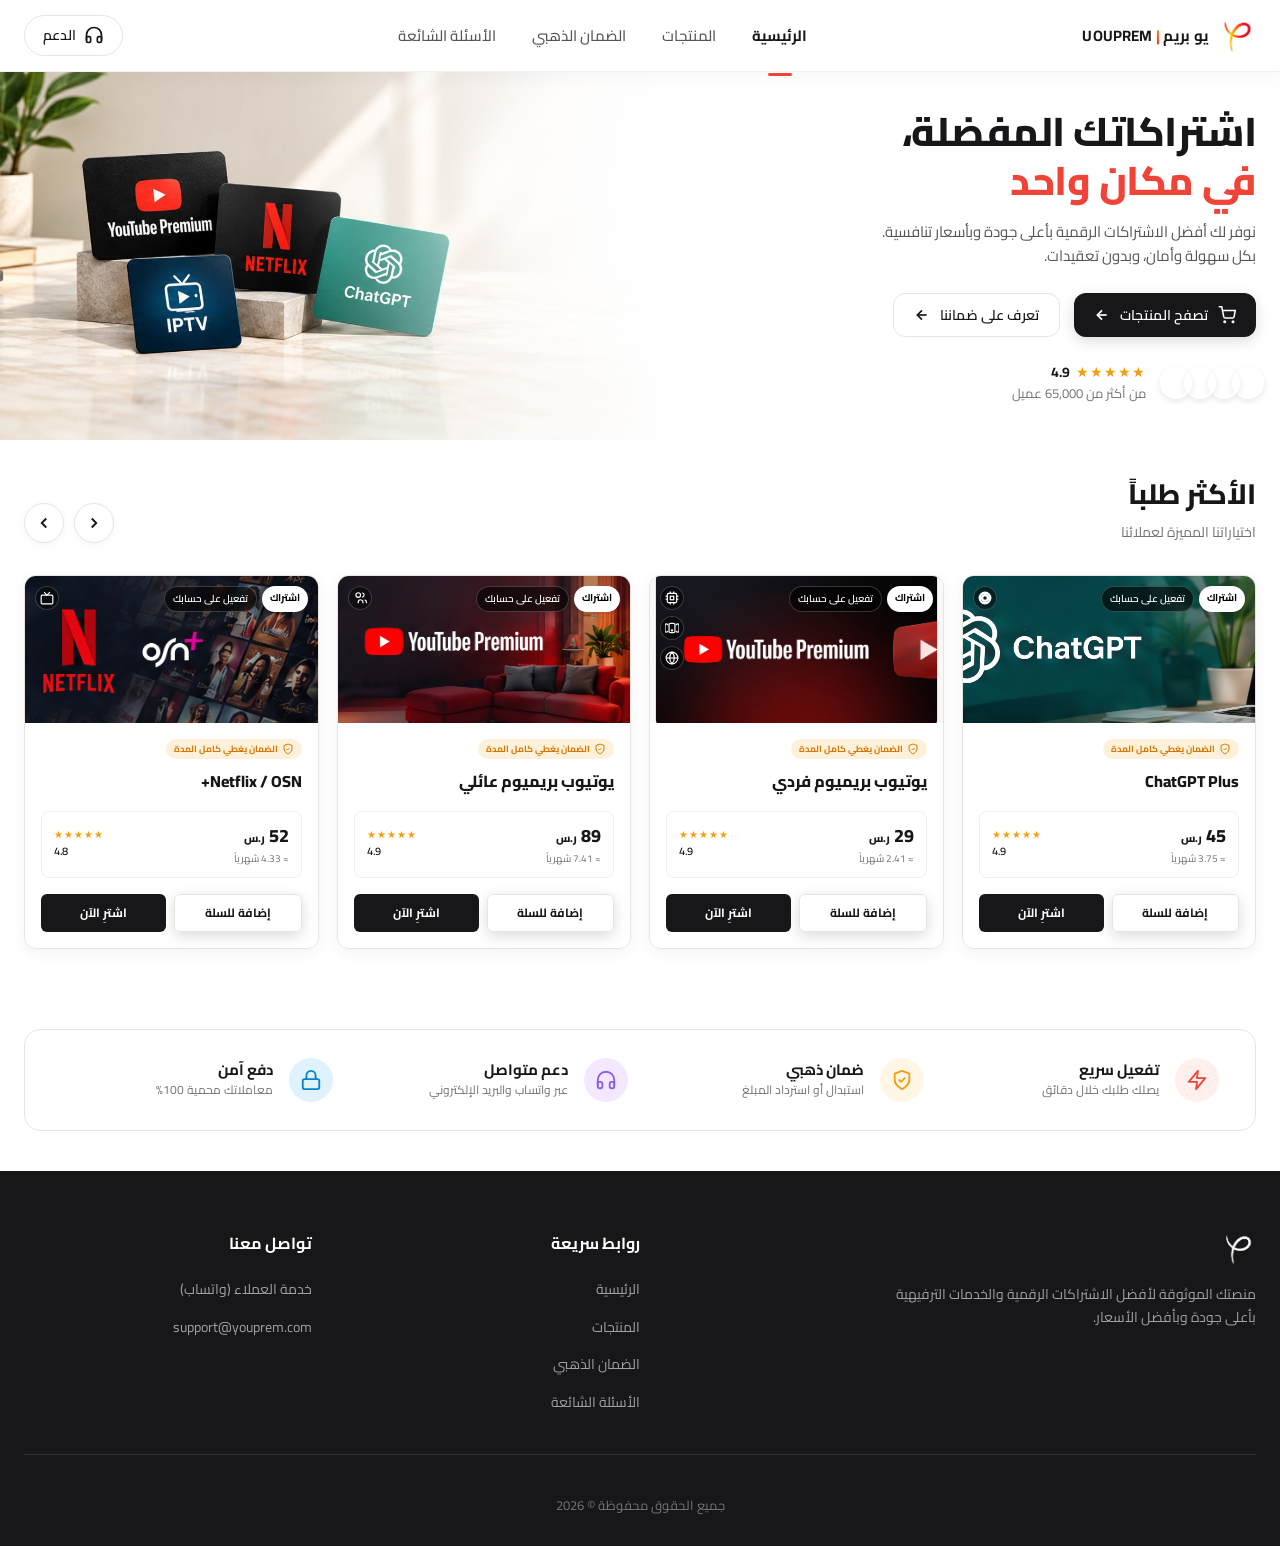
<file: index.html>
<!DOCTYPE html>
<html lang="ar" dir="rtl">
<head>
  <meta charset="UTF-8">
  <meta name="viewport" content="width=device-width, initial-scale=1.0">
  <title>youprem | اشتراكاتك المفضلة، في مكان واحد</title>
  <meta name="description" content="نوفر لك أفضل الاشتراكات الرقمية بأعلى جودة وبأسعار تنافسية. بكل سهولة وأمان، وبدون تعقيدات.">
  <link rel="icon" type="image/png" href="assets/logo-test.png">
  <!-- Google Fonts: Cairo & IBM Plex Sans Arabic -->
  <link rel="preconnect" href="https://fonts.googleapis.com">
  <link rel="preconnect" href="https://fonts.gstatic.com" crossorigin>
  <link href="https://fonts.googleapis.com/css2?family=Cairo:wght@400;500;600;700;800&family=IBM+Plex+Sans+Arabic:wght@400;500;600;700&display=swap" rel="stylesheet">
  <link rel="stylesheet" href="style.css">
</head>
<body>

  <!-- ==================== HEADER ==================== -->
  <header class="site-header">
    <div class="container header-container">
      
      <!-- LOGO IMAGE + BRAND NAME (Right in RTL) -->
      <a href="#" class="brand-logo" aria-label="الرئيسية">
        <img src="assets/logo-test.png" alt="logo test" class="logo-img">
        <span class="brand-name">يو بريم <span class="brand-sep">|</span> UOUPREM</span>
      </a>

      <!-- NAVIGATION (Center in Desktop) -->
      <nav class="main-nav" id="mainNav">
        <ul class="nav-list">
          <li class="nav-item">
            <a href="#" class="nav-link active">الرئيسية</a>
          </li>
          <li class="nav-item">
            <a href="#products" class="nav-link">المنتجات</a>
          </li>
          <li class="nav-item">
            <a href="#guarantee" class="nav-link">الضمان الذهبي</a>
          </li>
          <li class="nav-item">
            <a href="#faq" class="nav-link">الأسئلة الشائعة</a>
          </li>
        </ul>
      </nav>

      <!-- SUPPORT BUTTON (Left in RTL) -->
      <div class="header-actions">
        <a href="https://wa.me/" target="_blank" rel="noopener" class="support-btn">
          <svg class="support-icon" width="20" height="20" viewBox="0 0 24 24" fill="none" stroke="currentColor" stroke-width="2" stroke-linecap="round" stroke-linejoin="round">
            <path d="M3 18v-6a9 9 0 0 1 18 0v6"></path>
            <path d="M21 19a2 2 0 0 1-2 2h-1a2 2 0 0 1-2-2v-3a2 2 0 0 1 2-2h3zM3 19a2 2 0 0 0 2 2h1a2 2 0 0 0 2-2v-3a2 2 0 0 0-2-2H3z"></path>
          </svg>
          <span>الدعم</span>
        </a>
        
        <!-- Mobile Menu Toggle Button -->
        <button class="mobile-toggle" id="mobileToggle" aria-label="قائمة التصفح">
          <span class="hamburger-bar"></span>
          <span class="hamburger-bar"></span>
          <span class="hamburger-bar"></span>
        </button>
      </div>

    </div>
  </header>

  <!-- MOBILE NAVIGATION DRAWER -->
  <div class="mobile-drawer-backdrop" id="drawerBackdrop"></div>
  <aside class="mobile-drawer" id="mobileDrawer">
    <div class="drawer-header">
      <img src="assets/logo-test.png" alt="logo test" class="drawer-logo">
      <button class="drawer-close" id="drawerClose" aria-label="إغلاق القائمة">&times;</button>
    </div>
    <ul class="drawer-menu">
      <li><a href="#" class="drawer-link active">الرئيسية</a></li>
      <li><a href="#products" class="drawer-link">المنتجات</a></li>
      <li><a href="#guarantee" class="drawer-link">الضمان الذهبي</a></li>
      <li><a href="#faq" class="drawer-link">الأسئلة الشائعة</a></li>
      <li>
        <a href="https://wa.me/" class="drawer-support-btn">
          <svg width="18" height="18" viewBox="0 0 24 24" fill="none" stroke="currentColor" stroke-width="2">
            <path d="M3 18v-6a9 9 0 0 1 18 0v6"></path>
            <path d="M21 19a2 2 0 0 1-2 2h-1a2 2 0 0 1-2-2v-3a2 2 0 0 1 2-2h3zM3 19a2 2 0 0 0 2 2h1a2 2 0 0 0 2-2v-3a2 2 0 0 0-2-2H3z"></path>
          </svg>
          <span>الدعم الفني</span>
        </a>
      </li>
    </ul>
  </aside>

  <main>
    <!-- ==================== HERO SECTION ==================== -->
    <section class="hero-section">

      <!-- HERO BACKGROUND IMAGE + WHITE FADE OVERLAY -->
      <div class="hero-img-wrap">
        <picture>
          <source media="(max-width: 768px)" srcset="assets/mobil-hero.webp" type="image/webp">
          <source media="(min-width: 769px)" srcset="assets/hero-bg.webp" type="image/webp">
          <img src="assets/hero-bg.webp" alt="" class="hero-bg-img" aria-hidden="true">
        </picture>
        <div class="hero-img-overlay"></div>
      </div>

      <div class="container hero-container">
        
        <!-- RIGHT SIDE CONTENT (RTL Start) -->
        <div class="hero-content">
          <h1 class="hero-title">
            اشتراكاتك المفضلة،<br>
            <span class="accent-text">في مكان واحد</span>
          </h1>

          <p class="hero-subtitle">
            نوفر لك أفضل الاشتراكات الرقمية بأعلى جودة وبأسعار تنافسية.<br class="desktop-br">
            بكل سهولة وأمان، وبدون تعقيدات.
          </p>

          <!-- HERO BUTTONS -->
          <div class="hero-actions">
            <a href="#products" class="btn btn-primary">
              <svg class="btn-icon-cart" width="18" height="18" viewBox="0 0 24 24" fill="none" stroke="currentColor" stroke-width="2">
                <circle cx="9" cy="21" r="1"></circle>
                <circle cx="20" cy="21" r="1"></circle>
                <path d="M1 1h4l2.68 13.39a2 2 0 0 0 2 1.61h9.72a2 2 0 0 0 2-1.61L23 6H6"></path>
              </svg>
              <span>تصفح المنتجات</span>
              <svg class="btn-arrow" width="16" height="16" viewBox="0 0 24 24" fill="none" stroke="currentColor" stroke-width="2.5">
                <line x1="19" y1="12" x2="5" y2="12"></line>
                <polyline points="12 19 5 12 12 5"></polyline>
              </svg>
            </a>

            <a href="#guarantee" class="btn btn-secondary">
              <span>تعرف على ضماننا</span>
              <svg class="btn-arrow" width="16" height="16" viewBox="0 0 24 24" fill="none" stroke="currentColor" stroke-width="2.5">
                <line x1="19" y1="12" x2="5" y2="12"></line>
                <polyline points="12 19 5 12 12 5"></polyline>
              </svg>
            </a>
          </div>

          <!-- RATING BADGE -->
          <div class="hero-rating-box">
            <div class="avatar-group">
              <span class="avatar avatar-1"></span>
              <span class="avatar avatar-2"></span>
              <span class="avatar avatar-3"></span>
              <span class="avatar avatar-4"></span>
            </div>
            <div class="rating-info">
              <div class="stars-row">
                <span class="stars">★★★★★</span>
                <span class="rating-number">4.9</span>
              </div>
              <span class="rating-subtext">من أكثر من 65,000 عميل</span>
            </div>
          </div>
        </div>

      </div>
    </section>

    <!-- ==================== MOST POPULAR PRODUCTS ==================== -->
    <section class="section section-products" id="products">
      <div class="container">
        
        <!-- SECTION HEADER -->
        <div class="section-header reveal">
          <div class="section-title-group">
            <h2 class="section-title">الأكثر طلباً</h2>
            <p class="section-subtitle">اختياراتنا المميزة لعملائنا</p>
          </div>

          <!-- CAROUSEL CONTROLS -->
          <div class="carousel-nav">
            <button class="carousel-btn carousel-next" id="carouselNext" aria-label="السابق">
              <svg width="18" height="18" viewBox="0 0 24 24" fill="none" stroke="currentColor" stroke-width="2.5">
                <polyline points="9 18 15 12 9 6"></polyline>
              </svg>
            </button>
            <button class="carousel-btn carousel-prev" id="carouselPrev" aria-label="التالي">
              <svg width="18" height="18" viewBox="0 0 24 24" fill="none" stroke="currentColor" stroke-width="2.5">
                <polyline points="15 18 9 12 15 6"></polyline>
              </svg>
            </button>
          </div>
        </div>

        <!-- PRODUCTS GRID -->
        <div class="products-grid" id="productsGrid">
          
          <!-- PRODUCT CARD 1: ChatGPT Plus -->
          <article class="product-card legendary-card reveal" onclick="window.location.href='product.html'">
            <div class="card-banner">
              <div class="legendary-tags">
                <span class="tag-white">اشتراك</span>
                <span class="tag-dark">تفعيل على حسابك</span>
              </div>
              <img src="assets/product-chatgpt.png" alt="ChatGPT Plus" class="banner-img">
              <div class="device-stack">
                <div class="dev-icon"><svg width="14" height="14" viewBox="0 0 24 24" fill="none" stroke="currentColor" stroke-width="2"><path d="M12 2a10 10 0 1 0 10 10A10 10 0 0 0 12 2zm0 18a8 8 0 1 1 8-8 8 8 0 0 1-8 8z"/><path d="M12 6a6 6 0 1 0 6 6 6 6 0 0 0-6-6zm0 10a4 4 0 1 1 4-4 4 4 0 0 1-4 4z"/></svg></div>
              </div>
            </div>
            <div class="card-body">
              <div class="card-guarantee-badge">
                <svg width="12" height="12" viewBox="0 0 24 24" fill="none" stroke="currentColor" stroke-width="2"><path d="M12 22s8-4 8-10V5l-8-3-8 3v7c0 6 8 10 8 10z"></path><path d="m9 12 2 2 4-4"></path></svg>
                الضمان يغطي كامل المدة
              </div>
              <h3 class="product-title">ChatGPT Plus</h3>
              
              <div class="legendary-price-row">
                <div class="price-block">
                  <span class="price-value">45 <span class="currency">ر.س</span></span>
                  <span class="price-monthly">≈ 3.75 شهرياً</span>
                </div>
                <div class="rating-block">
                  <span class="stars">★★★★★</span> <span class="score">4.9</span>
                </div>
              </div>

              <div class="legendary-actions">
                <button class="btn btn-primary btn-add-cart">إضافة للسلة</button>
                <button class="btn btn-secondary btn-buy-now">اشترِ الآن</button>
              </div>
            </div>
          </article>

          <!-- PRODUCT CARD 2: YouTube Premium Single -->
          <article class="product-card legendary-card reveal" onclick="window.location.href='product.html'">
            <div class="card-banner">
              <div class="legendary-tags">
                <span class="tag-white">اشتراك</span>
                <span class="tag-dark">تفعيل على حسابك</span>
              </div>
              <img src="assets/product-youtube-single.png" alt="يوتيوب بريميوم فردي" class="banner-img">
              <div class="device-stack">
                <div class="dev-icon"><svg width="14" height="14" viewBox="0 0 24 24" fill="none" stroke="currentColor" stroke-width="2"><rect x="4" y="4" width="16" height="16" rx="2" ry="2"></rect><rect x="9" y="9" width="6" height="6"></rect><line x1="9" y1="1" x2="9" y2="4"></line><line x1="15" y1="1" x2="15" y2="4"></line><line x1="9" y1="20" x2="9" y2="23"></line><line x1="15" y1="20" x2="15" y2="23"></line><line x1="20" y1="9" x2="23" y2="9"></line><line x1="20" y1="14" x2="23" y2="14"></line><line x1="1" y1="9" x2="4" y2="9"></line><line x1="1" y1="14" x2="4" y2="14"></line></svg></div>
                <div class="dev-icon"><svg width="14" height="14" viewBox="0 0 24 24" fill="none" stroke="currentColor" stroke-width="2"><path d="M5 16.5a2.5 2.5 0 0 1-5 0v-9a2.5 2.5 0 0 1 5 0"></path><path d="M19 16.5a2.5 2.5 0 0 0 5 0v-9a2.5 2.5 0 0 0-5 0"></path><rect x="7" y="4" width="10" height="16" rx="2"></rect><circle cx="12" cy="16" r="1"></circle></svg></div>
                <div class="dev-icon"><svg width="14" height="14" viewBox="0 0 24 24" fill="none" stroke="currentColor" stroke-width="2"><circle cx="12" cy="12" r="10"></circle><line x1="2" y1="12" x2="22" y2="12"></line><path d="M12 2a15.3 15.3 0 0 1 4 10 15.3 15.3 0 0 1-4 10 15.3 15.3 0 0 1-4-10 15.3 15.3 0 0 1 4-10z"></path></svg></div>
              </div>
            </div>
            <div class="card-body">
              <div class="card-guarantee-badge">
                <svg width="12" height="12" viewBox="0 0 24 24" fill="none" stroke="currentColor" stroke-width="2"><path d="M12 22s8-4 8-10V5l-8-3-8 3v7c0 6 8 10 8 10z"></path><path d="m9 12 2 2 4-4"></path></svg>
                الضمان يغطي كامل المدة
              </div>
              <h3 class="product-title">يوتيوب بريميوم فردي</h3>
              
              <div class="legendary-price-row">
                <div class="price-block">
                  <span class="price-value">29 <span class="currency">ر.س</span></span>
                  <span class="price-monthly">≈ 2.41 شهرياً</span>
                </div>
                <div class="rating-block">
                  <span class="stars">★★★★★</span> <span class="score">4.9</span>
                </div>
              </div>

              <div class="legendary-actions">
                <button class="btn btn-primary btn-add-cart">إضافة للسلة</button>
                <button class="btn btn-secondary btn-buy-now">اشترِ الآن</button>
              </div>
            </div>
          </article>

          <!-- PRODUCT CARD 3: YouTube Premium Family -->
          <article class="product-card legendary-card reveal" onclick="window.location.href='product.html'">
            <div class="card-banner">
              <div class="legendary-tags">
                <span class="tag-white">اشتراك</span>
                <span class="tag-dark">تفعيل على حسابك</span>
              </div>
              <img src="assets/product-youtube-family.png" alt="يوتيوب بريميوم عائلي" class="banner-img">
              <div class="device-stack">
                <div class="dev-icon"><svg width="14" height="14" viewBox="0 0 24 24" fill="none" stroke="currentColor" stroke-width="2"><path d="M17 21v-2a4 4 0 0 0-3-3.87"></path><path d="M9 21v-2a4 4 0 0 1 4-4h.5"></path><circle cx="9" cy="7" r="4"></circle><path d="M23 21v-2a4 4 0 0 0-3-3.87"></path><path d="M16 3.13a4 4 0 0 1 0 7.75"></path></svg></div>
              </div>
            </div>
            <div class="card-body">
              <div class="card-guarantee-badge">
                <svg width="12" height="12" viewBox="0 0 24 24" fill="none" stroke="currentColor" stroke-width="2"><path d="M12 22s8-4 8-10V5l-8-3-8 3v7c0 6 8 10 8 10z"></path><path d="m9 12 2 2 4-4"></path></svg>
                الضمان يغطي كامل المدة
              </div>
              <h3 class="product-title">يوتيوب بريميوم عائلي</h3>
              
              <div class="legendary-price-row">
                <div class="price-block">
                  <span class="price-value">89 <span class="currency">ر.س</span></span>
                  <span class="price-monthly">≈ 7.41 شهرياً</span>
                </div>
                <div class="rating-block">
                  <span class="stars">★★★★★</span> <span class="score">4.9</span>
                </div>
              </div>

              <div class="legendary-actions">
                <button class="btn btn-primary btn-add-cart">إضافة للسلة</button>
                <button class="btn btn-secondary btn-buy-now">اشترِ الآن</button>
              </div>
            </div>
          </article>

          <!-- PRODUCT CARD 4: Netflix / OSN+ -->
          <article class="product-card legendary-card reveal" onclick="window.location.href='product.html'">
            <div class="card-banner">
              <div class="legendary-tags">
                <span class="tag-white">اشتراك</span>
                <span class="tag-dark">تفعيل على حسابك</span>
              </div>
              <img src="assets/product-netflix-osn.png" alt="Netflix / OSN+" class="banner-img">
              <div class="device-stack">
                <div class="dev-icon"><svg width="14" height="14" viewBox="0 0 24 24" fill="none" stroke="currentColor" stroke-width="2"><rect x="2" y="7" width="20" height="15" rx="2" ry="2"></rect><polyline points="17 2 12 7 7 2"></polyline></svg></div>
              </div>
            </div>
            <div class="card-body">
              <div class="card-guarantee-badge">
                <svg width="12" height="12" viewBox="0 0 24 24" fill="none" stroke="currentColor" stroke-width="2"><path d="M12 22s8-4 8-10V5l-8-3-8 3v7c0 6 8 10 8 10z"></path><path d="m9 12 2 2 4-4"></path></svg>
                الضمان يغطي كامل المدة
              </div>
              <h3 class="product-title">Netflix / OSN+</h3>
              
              <div class="legendary-price-row">
                <div class="price-block">
                  <span class="price-value">52 <span class="currency">ر.س</span></span>
                  <span class="price-monthly">≈ 4.33 شهرياً</span>
                </div>
                <div class="rating-block">
                  <span class="stars">★★★★★</span> <span class="score">4.8</span>
                </div>
              </div>

              <div class="legendary-actions">
                <button class="btn btn-primary btn-add-cart">إضافة للسلة</button>
                <button class="btn btn-secondary btn-buy-now">اشترِ الآن</button>
              </div>
            </div>
          </article>

        </div>
      </div>
    </section>

    <!-- ==================== BENEFITS STRIP ==================== -->
    <section class="section section-benefits" id="guarantee">
      <div class="container">
        <div class="benefits-container">
          
          <!-- BENEFIT 1: Fast Activation -->
          <div class="benefit-item reveal">
            <div class="benefit-icon-wrapper icon-fast">
              <svg width="22" height="22" viewBox="0 0 24 24" fill="none" stroke="#F04438" stroke-width="2" stroke-linecap="round" stroke-linejoin="round">
                <polygon points="13 2 3 14 12 14 11 22 21 10 12 10 13 2"></polygon>
              </svg>
            </div>
            <div class="benefit-text">
              <h4 class="benefit-title">تفعيل سريع</h4>
              <p class="benefit-desc">يصلك طلبك خلال دقائق</p>
            </div>
          </div>

          <!-- BENEFIT 2: Golden Guarantee -->
          <div class="benefit-item reveal">
            <div class="benefit-icon-wrapper icon-guarantee">
              <svg width="22" height="22" viewBox="0 0 24 24" fill="none" stroke="#F59E0B" stroke-width="2" stroke-linecap="round" stroke-linejoin="round">
                <path d="M12 22s8-4 8-10V5l-8-3-8 3v7c0 6 8 10 8 10z"></path>
                <path d="m9 12 2 2 4-4"></path>
              </svg>
            </div>
            <div class="benefit-text">
              <h4 class="benefit-title">ضمان ذهبي</h4>
              <p class="benefit-desc">استبدال أو استرداد المبلغ</p>
            </div>
          </div>

          <!-- BENEFIT 3: Continuous Support -->
          <div class="benefit-item reveal">
            <div class="benefit-icon-wrapper icon-support">
              <svg width="22" height="22" viewBox="0 0 24 24" fill="none" stroke="#8B5CF6" stroke-width="2" stroke-linecap="round" stroke-linejoin="round">
                <path d="M3 18v-6a9 9 0 0 1 18 0v6"></path>
                <path d="M21 19a2 2 0 0 1-2 2h-1a2 2 0 0 1-2-2v-3a2 2 0 0 1 2-2h3zM3 19a2 2 0 0 0 2 2h1a2 2 0 0 0 2-2v-3a2 2 0 0 0-2-2H3z"></path>
              </svg>
            </div>
            <div class="benefit-text">
              <h4 class="benefit-title">دعم متواصل</h4>
              <p class="benefit-desc">عبر واتساب والبريد الإلكتروني</p>
            </div>
          </div>

          <!-- BENEFIT 4: Secure Payment -->
          <div class="benefit-item reveal">
            <div class="benefit-icon-wrapper icon-secure">
              <svg width="22" height="22" viewBox="0 0 24 24" fill="none" stroke="#0284C7" stroke-width="2" stroke-linecap="round" stroke-linejoin="round">
                <rect x="3" y="11" width="18" height="11" rx="2" ry="2"></rect>
                <path d="M7 11V7a5 5 0 0 1 10 0v4"></path>
              </svg>
            </div>
            <div class="benefit-text">
              <h4 class="benefit-title">دفع آمن</h4>
              <p class="benefit-desc">معاملاتك محمية 100%</p>
            </div>
          </div>

        </div>
      </div>
    </section>

  </main>

  <!-- ==================== FOOTER ==================== -->
  <footer class="site-footer">
    <div class="container footer-container">
      
      <div class="footer-top">
        <div class="footer-brand">
          <img src="assets/logo-test.png" alt="logo test" class="footer-logo">
          <p class="footer-tagline">منصتك الموثوقة لأفضل الاشتراكات الرقمية والخدمات الترفيهية بأعلى جودة وبأفضل الأسعار.</p>
        </div>

        <div class="footer-links-group">
          <h4 class="footer-heading">روابط سريعة</h4>
          <ul class="footer-links">
            <li><a href="#">الرئيسية</a></li>
            <li><a href="#products">المنتجات</a></li>
            <li><a href="#guarantee">الضمان الذهبي</a></li>
            <li><a href="#faq">الأسئلة الشائعة</a></li>
          </ul>
        </div>

        <div class="footer-links-group">
          <h4 class="footer-heading">تواصل معنا</h4>
          <ul class="footer-links">
            <li><a href="https://wa.me/">خدمة العملاء (واتساب)</a></li>
            <li><a href="mailto:support@youprem.com">support@youprem.com</a></li>
          </ul>
        </div>
      </div>

      <div class="footer-bottom">
        <p class="copyright">جميع الحقوق محفوظة © 2026</p>
      </div>

    </div>
  </footer>

  <script src="script.js"></script>
</body>
</html>
</file>
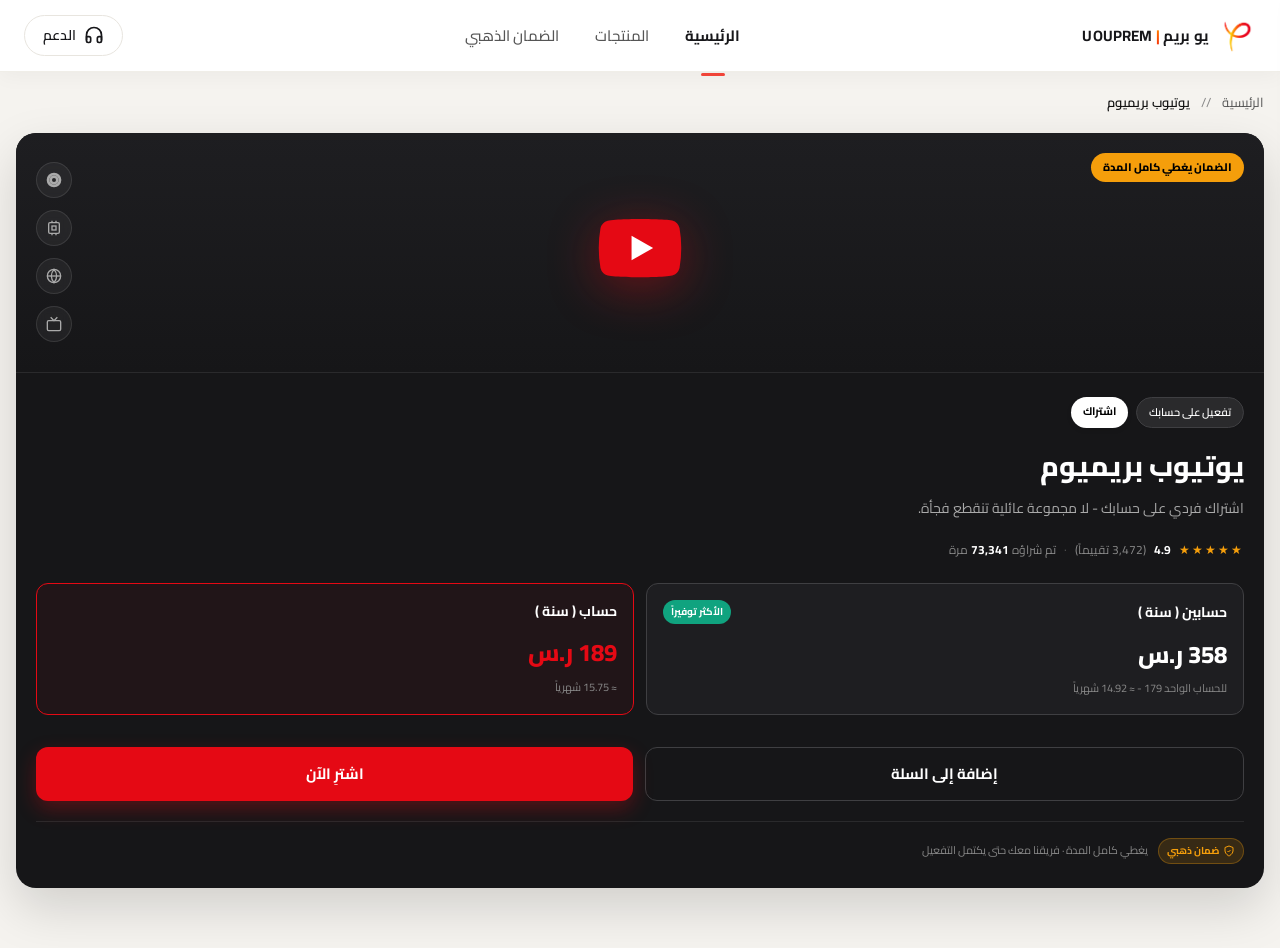
<file: product.html>
<!DOCTYPE html>
<html lang="ar" dir="rtl">
<head>
  <meta charset="UTF-8">
  <meta name="viewport" content="width=device-width, initial-scale=1.0">
  <title>يوتيوب بريميوم | youprem</title>
  <meta name="description" content="اشتراك يوتيوب بريميوم بأفضل الأسعار.">
  <link rel="icon" type="image/png" href="assets/logo-test.png">
  <link rel="preconnect" href="https://fonts.googleapis.com">
  <link rel="preconnect" href="https://fonts.gstatic.com" crossorigin>
  <link href="https://fonts.googleapis.com/css2?family=Cairo:wght@400;500;600;700;800&family=IBM+Plex+Sans+Arabic:wght@400;500;600;700&display=swap" rel="stylesheet">
  <link rel="stylesheet" href="style.css">
  <link rel="stylesheet" href="product.css">
</head>
<body class="product-page">

  <!-- ==================== HEADER ==================== -->
  <header class="site-header">
    <div class="container header-container">
      
      <!-- LOGO IMAGE + BRAND NAME -->
      <a href="index.html" class="brand-logo" aria-label="الرئيسية">
        <img src="assets/logo-test.png" alt="logo test" class="logo-img">
        <span class="brand-name">يو بريم <span class="brand-sep">|</span> UOUPREM</span>
      </a>

      <!-- NAVIGATION -->
      <nav class="main-nav" id="mainNav">
        <ul class="nav-list">
          <li class="nav-item">
            <a href="index.html" class="nav-link">الرئيسية</a>
          </li>
          <li class="nav-item">
            <a href="index.html#products" class="nav-link active">المنتجات</a>
          </li>
          <li class="nav-item">
            <a href="index.html#guarantee" class="nav-link">الضمان الذهبي</a>
          </li>
        </ul>
      </nav>

      <!-- SUPPORT BUTTON -->
      <div class="header-actions">
        <a href="https://wa.me/" target="_blank" rel="noopener" class="support-btn">
          <svg class="support-icon" width="20" height="20" viewBox="0 0 24 24" fill="none" stroke="currentColor" stroke-width="2" stroke-linecap="round" stroke-linejoin="round">
            <path d="M3 18v-6a9 9 0 0 1 18 0v6"></path>
            <path d="M21 19a2 2 0 0 1-2 2h-1a2 2 0 0 1-2-2v-3a2 2 0 0 1 2-2h3zM3 19a2 2 0 0 0 2 2h1a2 2 0 0 0 2-2v-3a2 2 0 0 0-2-2H3z"></path>
          </svg>
          <span>الدعم</span>
        </a>
        
        <button class="mobile-toggle" id="mobileToggle" aria-label="قائمة التصفح">
          <span class="hamburger-bar"></span>
          <span class="hamburger-bar"></span>
          <span class="hamburger-bar"></span>
        </button>
      </div>
    </div>
  </header>

  <!-- MOBILE NAVIGATION DRAWER -->
  <div class="mobile-drawer-backdrop" id="drawerBackdrop"></div>
  <aside class="mobile-drawer" id="mobileDrawer">
    <div class="drawer-header">
      <img src="assets/logo-test.png" alt="logo test" class="drawer-logo">
      <button class="drawer-close" id="drawerClose" aria-label="إغلاق القائمة">&times;</button>
    </div>
    <ul class="drawer-menu">
      <li><a href="index.html" class="drawer-link">الرئيسية</a></li>
      <li><a href="index.html#products" class="drawer-link active">المنتجات</a></li>
      <li><a href="index.html#guarantee" class="drawer-link">الضمان الذهبي</a></li>
    </ul>
  </aside>

  <!-- ==================== MAIN PRODUCT SECTION ==================== -->
  <main class="main-content legendary-bg">
    
    <!-- BREADCRUMBS -->
    <div class="container breadcrumbs">
      <a href="index.html">الرئيسية</a> <span class="divider">//</span> <span class="current">يوتيوب بريميوم</span>
    </div>

    <!-- PRODUCT DETAILS CONTAINER -->
    <section class="container product-details-section">
      <div class="product-legendary-card">
        
        <!-- TOP: HERO IMAGE AREA -->
        <div class="product-hero-area">
          <div class="hero-badge-guarantee">الضمان يغطي كامل المدة</div>
          
          <div class="product-icon-center">
            <svg width="90" height="90" viewBox="0 0 24 24" fill="#e50914" stroke="none">
              <path d="M22.54 6.42a2.78 2.78 0 0 0-1.94-2C18.88 4 12 4 12 4s-6.88 0-8.6.46a2.78 2.78 0 0 0-1.94 2A29 29 0 0 0 1 11.75a29 29 0 0 0 .46 5.33 2.78 2.78 0 0 0 1.94 2c1.72.46 8.6.46 8.6.46s6.88 0 8.6-.46a2.78 2.78 0 0 0 1.94-2 29 29 0 0 0 .46-5.33 29 29 0 0 0-.46-5.33z"/>
              <polygon points="9.75 15.02 15.5 11.75 9.75 8.48 9.75 15.02" fill="#ffffff"/>
            </svg>
          </div>

          <div class="device-icons-vertical">
            <div class="d-icon"><svg width="16" height="16" viewBox="0 0 24 24" fill="none" stroke="currentColor" stroke-width="2"><path d="M12 2a10 10 0 1 0 10 10A10 10 0 0 0 12 2zm0 18a8 8 0 1 1 8-8 8 8 0 0 1-8 8z"/><path d="M12 6a6 6 0 1 0 6 6 6 6 0 0 0-6-6zm0 10a4 4 0 1 1 4-4 4 4 0 0 1-4 4z"/></svg></div>
            <div class="d-icon"><svg width="16" height="16" viewBox="0 0 24 24" fill="none" stroke="currentColor" stroke-width="2"><rect x="4" y="4" width="16" height="16" rx="2" ry="2"></rect><rect x="9" y="9" width="6" height="6"></rect><line x1="9" y1="1" x2="9" y2="4"></line><line x1="15" y1="1" x2="15" y2="4"></line><line x1="9" y1="20" x2="9" y2="23"></line><line x1="15" y1="20" x2="15" y2="23"></line></svg></div>
            <div class="d-icon"><svg width="16" height="16" viewBox="0 0 24 24" fill="none" stroke="currentColor" stroke-width="2"><circle cx="12" cy="12" r="10"></circle><line x1="2" y1="12" x2="22" y2="12"></line><path d="M12 2a15.3 15.3 0 0 1 4 10 15.3 15.3 0 0 1-4 10 15.3 15.3 0 0 1-4-10 15.3 15.3 0 0 1 4-10z"></path></svg></div>
            <div class="d-icon"><svg width="16" height="16" viewBox="0 0 24 24" fill="none" stroke="currentColor" stroke-width="2"><rect x="2" y="7" width="20" height="15" rx="2" ry="2"></rect><polyline points="17 2 12 7 7 2"></polyline></svg></div>
          </div>
        </div>

        <!-- BOTTOM: PRODUCT INFO & PRICING -->
        <div class="product-info-area">
          <div class="info-tags">
            <span class="tag-dark">تفعيل على حسابك</span>
            <span class="tag-white">اشتراك</span>
          </div>

          <h1 class="page-title">يوتيوب بريميوم</h1>
          <p class="page-desc">اشتراك فردي على حسابك - لا مجموعة عائلية تنقطع فجأة.</p>

          <div class="page-rating-stats">
            <div class="rating-stars">★★★★★</div>
            <span class="rating-score">4.9</span>
            <span class="rating-count">(3,472 تقييماً)</span>
            <span class="stats-separator">·</span>
            <span class="purchase-count">تم شراؤه <strong>73,341</strong> مرة</span>
          </div>

          <!-- PRICING VARIANTS GRID -->
          <div class="pricing-variants">
            <!-- VARIANT 1 -->
            <label class="variant-box">
              <input type="radio" name="variant" value="2accounts" class="variant-input">
              <div class="variant-content">
                <div class="variant-header">
                  <span class="variant-name">حسابين ( سنة )</span>
                  <span class="variant-badge">الأكثر توفيراً</span>
                </div>
                <div class="variant-price">
                  <span class="amount">358 <span class="currency">ر.س</span></span>
                </div>
                <div class="variant-note">للحساب الواحد 179 - ≈ 14.92 شهرياً</div>
              </div>
            </label>

            <!-- VARIANT 2 (Active by default) -->
            <label class="variant-box active">
              <input type="radio" name="variant" value="1account" class="variant-input" checked>
              <div class="variant-content">
                <div class="variant-header">
                  <span class="variant-name">حساب ( سنة )</span>
                </div>
                <div class="variant-price">
                  <span class="amount highlight">189 <span class="currency">ر.س</span></span>
                </div>
                <div class="variant-note">≈ 15.75 شهرياً</div>
              </div>
            </label>
          </div>

          <!-- BOTTOM ACTIONS -->
          <div class="product-actions-fixed">
            <button class="btn btn-add">إضافة إلى السلة</button>
            <button class="btn btn-buy">اشترِ الآن</button>
          </div>

          <div class="product-trust-footer">
            <div class="trust-pill">
              <svg width="12" height="12" viewBox="0 0 24 24" fill="none" stroke="currentColor" stroke-width="2"><path d="M12 22s8-4 8-10V5l-8-3-8 3v7c0 6 8 10 8 10z"></path><path d="m9 12 2 2 4-4"></path></svg>
              ضمان ذهبي
            </div>
            <span class="trust-text">يغطي كامل المدة · فريقنا معك حتى يكتمل التفعيل</span>
          </div>

        </div>
      </div>
    </section>

  </main>

  <script src="script.js"></script>
  <script>
    document.querySelectorAll('.variant-input').forEach(input => {
      input.addEventListener('change', function() {
        document.querySelectorAll('.variant-box').forEach(box => box.classList.remove('active'));
        if (this.checked) {
          this.closest('.variant-box').classList.add('active');
        }
      });
    });
  </script>
</body>
</html>
</file>
<file: style.css>
/* ==========================================================================
   youprem - Premium Arabic E-Commerce Store Stylesheet
   Direction: RTL
   Primary Font: Cairo & IBM Plex Sans Arabic
   ========================================================================== */

/* --------------------------------------------------------------------------
   1. CSS VARIABLES & DESIGN SYSTEM
   -------------------------------------------------------------------------- */
:root {
  /* Brand Colors */
  --primary: #17171a;
  --accent: #f04438;
  --accent-hover: #d9382c;
  --accent-light: #fff0ed;
  
  /* Neutral Color Palette */
  --bg: #ffffff;
  --surface: #ffffff;          /* White — hero, products, page all one surface */
  --surface-card: #ffffff;
  --border: #e8e5df;
  --border-light: #f0eee8;
  
  /* Text Colors */
  --text-main: #17171a;
  --text-secondary: #555555;
  --text-muted: #737373;
  --gold: #f59e0b;
  
  /* Shadows */
  --shadow-subtle: 0 4px 20px rgba(0, 0, 0, 0.04);
  --shadow-card: 0 8px 30px rgba(0, 0, 0, 0.06);
  --shadow-hover: 0 12px 36px rgba(0, 0, 0, 0.09);

  /* Border Radii */
  --radius-sm: 8px;
  --radius-md: 12px;
  --radius-lg: 16px;
  --radius-full: 9999px;

  /* Typography */
  --font-family: 'Cairo', 'IBM Plex Sans Arabic', -apple-system, BlinkMacSystemFont, "Segoe UI", Roboto, sans-serif;
  
  /* Layout Dimensions */
  --header-height: 72px;
  --max-width: 1280px;
  --container-padding: 24px;
}

/* --------------------------------------------------------------------------
   2. GLOBAL RESET & BASE STYLES
   -------------------------------------------------------------------------- */
*, *::before, *::after {
  box-sizing: border-box;
  margin: 0;
  padding: 0;
}

html {
  direction: rtl;
  scroll-behavior: smooth;
  font-size: 16px;
  -webkit-font-smoothing: antialiased;
  -moz-osx-font-smoothing: grayscale;
}

body {
  font-family: var(--font-family);
  background-color: var(--bg);
  color: var(--text-main);
  line-height: 1.6;
  overflow-x: hidden;
}

a {
  color: inherit;
  text-decoration: none;
  transition: all 0.2s ease;
}

ul {
  list-style: none;
}

img {
  max-width: 100%;
  height: auto;
  display: block;
}

button {
  font-family: inherit;
  cursor: pointer;
  border: none;
  background: none;
}

/* Container Utility */
.container {
  width: 100%;
  max-width: var(--max-width);
  margin-left: auto;
  margin-right: auto;
  padding-left: var(--container-padding);
  padding-right: var(--container-padding);
}

/* Section Wrapper */
.section {
  padding-top: 60px;
  padding-bottom: 60px;
}

/* --------------------------------------------------------------------------
   3. HEADER
   -------------------------------------------------------------------------- */
.site-header {
  position: sticky;
  top: 0;
  z-index: 1000;
  height: var(--header-height);
  background-color: var(--bg);
  border-bottom: 1px solid var(--border-light);
  display: flex;
  align-items: center;
  box-shadow: var(--shadow-subtle);
}

.header-container {
  display: flex;
  align-items: center;
  justify-content: space-between;
  height: 100%;
}

/* Logo */
.brand-logo {
  display: flex;
  align-items: center;
  gap: 10px;
}

.logo-img {
  height: 38px;
  width: auto;
  object-fit: contain;
  flex-shrink: 0;
}

.brand-name {
  font-family: var(--font-family);
  font-size: 15px;
  font-weight: 700;
  letter-spacing: 0.01em;
  color: var(--text-main);
  line-height: 1.2;
  white-space: nowrap;
}

.brand-sep {
  background: linear-gradient(135deg, #ffcc00 0%, #ff6600 45%, #ee1111 100%);
  -webkit-background-clip: text;
  -webkit-text-fill-color: transparent;
  background-clip: text;
  font-weight: 700;
}

/* Navigation Links */
.main-nav {
  display: flex;
  align-items: center;
}

.nav-list {
  display: flex;
  align-items: center;
  gap: 36px;
}

.nav-link {
  font-size: 15px;
  font-weight: 500;
  color: var(--text-secondary);
  position: relative;
  padding-top: 8px;
  padding-bottom: 8px;
}

.nav-link:hover {
  color: var(--text-main);
}

/* Active Nav Item Underline */
.nav-link.active {
  color: var(--text-main);
  font-weight: 700;
}

.nav-link.active::after {
  content: '';
  position: absolute;
  bottom: -18px;
  right: 50%;
  transform: translateX(50%);
  width: 24px;
  height: 3px;
  background-color: var(--accent);
  border-radius: 2px;
}

/* Support Button */
.header-actions {
  display: flex;
  align-items: center;
  gap: 16px;
}

.support-btn {
  display: inline-flex;
  align-items: center;
  gap: 8px;
  padding: 8px 18px;
  font-size: 14px;
  font-weight: 600;
  color: var(--text-main);
  background-color: var(--surface);
  border: 1px solid var(--border);
  border-radius: var(--radius-full);
  transition: all 0.2s ease;
}

.support-btn:hover {
  background-color: var(--border-light);
  border-color: #d8d4cb;
}

.support-icon {
  color: var(--text-main);
}

/* Mobile Hamburger Toggle */
.mobile-toggle {
  display: none;
  flex-direction: column;
  justify-content: space-between;
  width: 28px;
  height: 20px;
  padding: 0;
}

.hamburger-bar {
  width: 100%;
  height: 2px;
  background-color: var(--text-main);
  border-radius: 2px;
  transition: all 0.3s ease;
}

/* --------------------------------------------------------------------------
   4. MOBILE DRAWER NAVIGATION
   -------------------------------------------------------------------------- */
.mobile-drawer-backdrop {
  position: fixed;
  top: 0;
  left: 0;
  width: 100%;
  height: 100%;
  background-color: rgba(0, 0, 0, 0.4);
  z-index: 1100;
  opacity: 0;
  visibility: hidden;
  transition: all 0.3s ease;
}

.mobile-drawer-backdrop.active {
  opacity: 1;
  visibility: visible;
}

.mobile-drawer {
  position: fixed;
  top: 0;
  right: -300px;
  width: 280px;
  height: 100%;
  background-color: var(--bg);
  z-index: 1200;
  padding: 24px;
  box-shadow: -4px 0 20px rgba(0, 0, 0, 0.1);
  display: flex;
  flex-direction: column;
  transition: right 0.3s cubic-bezier(0.4, 0, 0.2, 1);
}

.mobile-drawer.active {
  right: 0;
}

.drawer-header {
  display: flex;
  align-items: center;
  justify-content: space-between;
  margin-bottom: 32px;
  padding-bottom: 16px;
  border-bottom: 1px solid var(--border-light);
}

.drawer-logo {
  height: 32px;
  width: auto;
}

.drawer-close {
  font-size: 28px;
  line-height: 1;
  color: var(--text-secondary);
}

.drawer-menu {
  display: flex;
  flex-direction: column;
  gap: 20px;
}

.drawer-link {
  font-size: 16px;
  font-weight: 600;
  color: var(--text-secondary);
  display: block;
}

.drawer-link.active {
  color: var(--accent);
}

.drawer-support-btn {
  display: flex;
  align-items: center;
  justify-content: center;
  gap: 10px;
  margin-top: 20px;
  padding: 12px;
  background-color: var(--surface);
  border: 1px solid var(--border);
  border-radius: var(--radius-md);
  font-weight: 600;
}

/* --------------------------------------------------------------------------
   5. HERO SECTION — img tag + white overlay approach (no hard edges)
   -------------------------------------------------------------------------- */
.hero-section {
  position: relative;
  width: 100%;
  background-color: #ffffff;
  display: flex;
  align-items: center;
  padding-top: 36px;
  padding-bottom: 36px;
  overflow: hidden;
}

/* Absolute-positioned image that fills from left */
.hero-img-wrap {
  position: absolute;
  top: 0;
  left: 0;          /* physical left = image side in RTL page */
  height: 100%;
  width: 65%;       /* image covers the left 65% of the section */
  overflow: hidden;
  pointer-events: none;
}

.hero-bg-img {
  display: block;
  height: 100%;
  width: 100%;
  object-fit: cover;
  object-position: center center;
}

/* White gradient overlay sits on TOP of the image and fades it right → white */
.hero-img-overlay {
  position: absolute;
  top: 0;
  left: 0;
  width: 100%;
  height: 100%;
  background: linear-gradient(to right,
    rgba(255,255,255,0)    0%,
    rgba(255,255,255,0)    35%,
    rgba(255,255,255,0.65) 62%,
    rgba(255,255,255,1)    82%
  );
}

.hero-container {
  position: relative;
  display: flex;
  align-items: center;
  justify-content: flex-start;
  width: 100%;
  min-height: 290px;
  z-index: 2;
}

/* Hero Content (Right Side — clean white area) */
.hero-content {
  max-width: 520px;
  margin-right: 0;
  margin-left: auto;
  z-index: 2;
}

.hero-title {
  font-size: 40px;
  font-weight: 800;
  line-height: 1.22;
  color: var(--text-main);
  margin-bottom: 14px;
  letter-spacing: -0.5px;
}

.accent-text {
  color: var(--accent);
}

.hero-subtitle {
  font-size: 15px;
  font-weight: 400;
  color: var(--text-secondary);
  line-height: 1.65;
  margin-bottom: 24px;
}

.desktop-br {
  display: block;
}

/* Hero Buttons */
.hero-actions {
  display: flex;
  align-items: center;
  gap: 14px;
  margin-bottom: 24px;
}

.btn {
  display: inline-flex;
  align-items: center;
  justify-content: center;
  gap: 10px;
  height: 44px;
  padding-left: 20px;
  padding-right: 20px;
  font-size: 14px;
  font-weight: 600;
  border-radius: var(--radius-md);
  transition: all 0.2s ease;
  white-space: nowrap;
}

.btn-primary {
  background-color: var(--primary);
  color: #ffffff;
  box-shadow: 0 4px 14px rgba(23, 23, 26, 0.15);
}

.btn-primary:hover {
  background-color: #2a2a30;
  transform: translateY(-1px);
  box-shadow: 0 6px 18px rgba(23, 23, 26, 0.2);
}

.btn-secondary {
  background-color: #ffffff;
  color: var(--text-main);
  border: 1px solid var(--border);
}

.btn-secondary:hover {
  background-color: #f7f5f0;
  border-color: #d8d4cb;
  transform: translateY(-1px);
}

.btn-arrow {
  transition: transform 0.2s ease;
}

.btn:hover .btn-arrow {
  transform: translateX(-3px);
}

/* Rating Box */
.hero-rating-box {
  display: flex;
  align-items: center;
  gap: 14px;
}

.avatar-group {
  display: flex;
  align-items: center;
}

.avatar {
  width: 32px;
  height: 32px;
  border-radius: 50%;
  border: 2px solid #ffffff;
  background-size: cover;
  background-position: center;
  margin-right: -8px;
  box-shadow: 0 2px 6px rgba(0,0,0,0.1);
}

.avatar-1 { background-image: url('https://images.unsplash.com/photo-1534528741775-53994a69daeb?auto=format&fit=crop&w=100&q=80'); }
.avatar-2 { background-image: url('https://images.unsplash.com/photo-1507003211169-0a1dd7228f2d?auto=format&fit=crop&w=100&q=80'); }
.avatar-3 { background-image: url('https://images.unsplash.com/photo-1494790108377-be9c29b29330?auto=format&fit=crop&w=100&q=80'); }
.avatar-4 { background-image: url('https://images.unsplash.com/photo-1500648767791-00dcc994a43e?auto=format&fit=crop&w=100&q=80'); }

.rating-info {
  display: flex;
  flex-direction: column;
}

.stars-row {
  display: flex;
  align-items: center;
  gap: 6px;
}

.stars {
  color: var(--gold);
  font-size: 14px;
  letter-spacing: 1px;
}

.rating-number {
  font-size: 14px;
  font-weight: 700;
  color: var(--text-main);
}

.rating-subtext {
  font-size: 13px;
  color: var(--text-muted);
}

/* Floating Trust Badge — bottom-left over the image desk area */
.hero-trust-badge {
  position: absolute;
  bottom: 14px;
  left: var(--container-padding);
  display: flex;
  align-items: center;
  gap: 10px;
  padding: 9px 14px;
  background-color: rgba(255, 255, 255, 0.96);
  backdrop-filter: blur(6px);
  -webkit-backdrop-filter: blur(6px);
  border: 1px solid var(--border);
  border-radius: var(--radius-md);
  box-shadow: 0 4px 16px rgba(0, 0, 0, 0.07);
  z-index: 5;
}

.badge-icon-box {
  width: 32px;
  height: 32px;
  border-radius: 50%;
  background-color: var(--surface);
  display: flex;
  align-items: center;
  justify-content: center;
  border: 1px solid var(--border);
}

.badge-text-box {
  display: flex;
  flex-direction: column;
}

.badge-title {
  font-size: 13px;
  font-weight: 700;
  color: var(--text-main);
  line-height: 1.3;
}

.badge-desc {
  font-size: 11px;
  color: var(--text-muted);
}

/* --------------------------------------------------------------------------
   6. MOST POPULAR PRODUCTS SECTION
   -------------------------------------------------------------------------- */
.section-products {
  background-color: var(--bg);
  padding-top: 32px;
}

.section-header {
  display: flex;
  align-items: flex-end;
  justify-content: space-between;
  margin-bottom: 32px;
}

.section-header.center-header {
  flex-direction: column;
  align-items: center;
  text-align: center;
}

.section-title-group {
  display: flex;
  flex-direction: column;
  gap: 4px;
}

.section-title {
  font-size: 28px;
  font-weight: 800;
  color: var(--text-main);
}

.section-subtitle {
  font-size: 14px;
  color: var(--text-muted);
}

/* Carousel Controls */
.carousel-nav {
  display: flex;
  align-items: center;
  gap: 10px;
}

.carousel-btn {
  width: 40px;
  height: 40px;
  border-radius: 50%;
  background-color: #ffffff;
  border: 1px solid var(--border);
  display: flex;
  align-items: center;
  justify-content: center;
  color: var(--text-main);
  box-shadow: 0 2px 8px rgba(0,0,0,0.04);
  transition: all 0.2s ease;
}

.carousel-btn:hover {
  background-color: var(--surface);
  border-color: #d8d4cb;
  transform: translateY(-1px);
}

/* Products Grid */
.products-grid {
  display: grid;
  grid-template-columns: repeat(4, 1fr);
  gap: 18px;
}

/* Premium Light Product Card */
.product-card.legendary-card {
  background-color: var(--surface-card);
  border: 1px solid var(--border);
  border-radius: 12px;
  overflow: hidden;
  box-shadow: 0 4px 15px rgba(0, 0, 0, 0.05);
  transition: all 0.3s ease;
  display: flex;
  flex-direction: column;
  cursor: pointer;
}

.product-card.legendary-card:hover {
  transform: translateY(-6px);
  box-shadow: 0 16px 35px rgba(0, 0, 0, 0.08);
  border-color: #d1cbc1;
}

/* Card Banner */
.legendary-card .card-banner {
  position: relative;
  width: 100%;
  aspect-ratio: 16 / 8; /* Restored to old image size */
  background-color: #f5f3ef;
  overflow: hidden;
}

.legendary-card .banner-img {
  width: 100%;
  height: 100%;
  object-fit: cover;
  transition: transform 0.4s ease;
}

.legendary-card:hover .banner-img {
  transform: scale(1.05);
}

/* Device Stack */
.device-stack {
  position: absolute;
  top: 10px;
  left: 10px;
  display: flex;
  flex-direction: column;
  gap: 6px;
  z-index: 2;
}

.device-stack .dev-icon {
  width: 24px;
  height: 24px;
  border-radius: 50%;
  background: rgba(0, 0, 0, 0.5);
  backdrop-filter: blur(4px);
  display: flex;
  align-items: center;
  justify-content: center;
  color: #fff;
  border: 1px solid rgba(255,255,255,0.2);
}

/* Tags */
.legendary-tags {
  position: absolute;
  top: 10px;
  right: 10px;
  display: flex;
  gap: 5px;
  z-index: 2;
}

.tag-white {
  background: #ffffff;
  color: #000;
  font-size: 10px;
  font-weight: 700;
  padding: 4px 8px;
  border-radius: 20px;
  box-shadow: 0 2px 5px rgba(0,0,0,0.1);
}

.tag-dark {
  background: rgba(0,0,0,0.6);
  color: #fff;
  font-size: 10px;
  font-weight: 600;
  padding: 4px 8px;
  border-radius: 20px;
  border: 1px solid rgba(255,255,255,0.2);
  backdrop-filter: blur(4px);
}

/* Card Body */
.legendary-card .card-body {
  padding: 16px;
  display: flex;
  flex-direction: column;
  flex-grow: 1;
  background: var(--surface-card);
}

.card-guarantee-badge {
  display: inline-flex;
  align-items: center;
  gap: 4px;
  background: rgba(245, 158, 11, 0.15);
  color: #d97706;
  font-size: 9px;
  font-weight: 700;
  padding: 3px 8px;
  border-radius: 12px;
  margin-bottom: 10px;
  align-self: flex-start;
}

.legendary-card .product-title {
  font-size: 16px;
  font-weight: 800;
  color: var(--text-main);
  margin-bottom: 16px;
}

/* Price Row */
.legendary-price-row {
  display: flex;
  align-items: center;
  justify-content: space-between;
  margin-bottom: 16px;
  padding: 10px 12px;
  background: var(--bg);
  border: 1px solid var(--border-light);
  border-radius: 8px;
}

.legendary-price-row .price-block {
  display: flex;
  flex-direction: column;
}

.legendary-price-row .price-value {
  font-size: 18px;
  font-weight: 800;
  color: var(--primary);
}

.legendary-price-row .price-value .currency {
  font-size: 11px;
}

.legendary-price-row .price-monthly {
  font-size: 10px;
  color: var(--text-muted);
}

.legendary-price-row .rating-block {
  display: flex;
  flex-direction: column;
  align-items: flex-end;
}

.legendary-price-row .stars {
  color: #f59e0b;
  font-size: 10px;
  letter-spacing: 1px;
}

.legendary-price-row .score {
  font-size: 11px;
  color: var(--text-main);
  font-weight: 600;
}

/* Actions */
.legendary-actions {
  display: flex;
  gap: 8px;
  margin-top: auto;
}

.legendary-actions .btn {
  flex: 1;
  height: 38px;
  font-size: 12px;
  border-radius: 6px;
  display: flex;
  align-items: center;
  justify-content: center;
  font-weight: 700;
  cursor: pointer;
  transition: all 0.2s ease;
}

.legendary-actions .btn-add-cart {
  background: transparent;
  color: var(--text-main);
  border: 1px solid var(--border);
}
.legendary-actions .btn-add-cart:hover {
  background: var(--bg);
  border-color: #aaa;
}

.legendary-actions .btn-buy-now {
  background: var(--primary);
  color: #fff;
  border: none;
}
.legendary-actions .btn-buy-now:hover {
  background: #c02f23;
  box-shadow: 0 4px 12px rgba(229, 9, 20, 0.2);
}

/* --------------------------------------------------------------------------
   7. BENEFITS STRIP SECTION
   -------------------------------------------------------------------------- */
.section-benefits {
  padding-top: 20px;
  padding-bottom: 40px;
}

.benefits-container {
  background-color: var(--surface);
  border: 1px solid var(--border);
  border-radius: var(--radius-lg);
  padding: 28px 36px;
  display: grid;
  grid-template-columns: repeat(4, 1fr);
  gap: 24px;
}

.benefit-item {
  display: flex;
  align-items: center;
  gap: 16px;
}

.benefit-icon-wrapper {
  width: 44px;
  height: 44px;
  border-radius: 50%;
  display: flex;
  align-items: center;
  justify-content: center;
  flex-shrink: 0;
}

.icon-fast { background-color: #fff0ed; }
.icon-guarantee { background-color: #fff6e5; }
.icon-support { background-color: #f3e8ff; }
.icon-secure { background-color: #e0f2fe; }

.benefit-title {
  font-size: 15px;
  font-weight: 700;
  color: var(--text-main);
  line-height: 1.3;
}

.benefit-desc {
  font-size: 12px;
  color: var(--text-muted);
}

/* --------------------------------------------------------------------------
   8. CATEGORIES SECTION
   -------------------------------------------------------------------------- */
.categories-grid {
  display: grid;
  grid-template-columns: repeat(4, 1fr);
  gap: 20px;
}

.category-card {
  background-color: var(--surface-card);
  border: 1px solid var(--border);
  border-radius: var(--radius-lg);
  padding: 20px;
  display: flex;
  align-items: center;
  gap: 16px;
  transition: all 0.2s ease;
}

.category-card:hover {
  transform: translateY(-3px);
  border-color: #d8d4cb;
  box-shadow: var(--shadow-subtle);
}

.category-icon-box {
  width: 44px;
  height: 44px;
  border-radius: var(--radius-md);
  background-color: var(--surface);
  border: 1px solid var(--border-light);
  display: flex;
  align-items: center;
  justify-content: center;
  color: var(--text-main);
  flex-shrink: 0;
}

.category-info {
  display: flex;
  flex-direction: column;
  flex-grow: 1;
}

.category-title {
  font-size: 15px;
  font-weight: 700;
  color: var(--text-main);
}

.category-count {
  font-size: 12px;
  color: var(--text-muted);
}

.category-arrow {
  color: var(--text-muted);
  transition: transform 0.2s ease;
}

.category-card:hover .category-arrow {
  transform: translateX(-4px);
  color: var(--text-main);
}

/* --------------------------------------------------------------------------
   9. FAQ SECTION
   -------------------------------------------------------------------------- */
.section-faq {
  background-color: var(--surface);
  border-top: 1px solid var(--border-light);
}

.faq-accordion {
  max-width: 800px;
  margin-left: auto;
  margin-right: auto;
  display: flex;
  flex-direction: column;
  gap: 14px;
}

.faq-item {
  background-color: #ffffff;
  border: 1px solid var(--border);
  border-radius: var(--radius-md);
  overflow: hidden;
  transition: border-color 0.2s ease;
}

.faq-item[open] {
  border-color: #d0ccc2;
}

.faq-question {
  padding: 18px 24px;
  font-size: 16px;
  font-weight: 700;
  color: var(--text-main);
  cursor: pointer;
  display: flex;
  align-items: center;
  justify-content: space-between;
  list-style: none;
}

.faq-question::-webkit-details-marker {
  display: none;
}

.faq-icon {
  transition: transform 0.3s ease;
  color: var(--text-muted);
}

.faq-item[open] .faq-icon {
  transform: rotate(180deg);
  color: var(--accent);
}

.faq-answer {
  padding: 0 24px 20px 24px;
  font-size: 14px;
  color: var(--text-secondary);
  line-height: 1.7;
}

/* --------------------------------------------------------------------------
   10. FOOTER
   -------------------------------------------------------------------------- */
.site-footer {
  background-color: var(--primary);
  color: #ffffff;
  padding-top: 60px;
  padding-bottom: 30px;
}

.footer-top {
  display: grid;
  grid-template-columns: 2fr 1fr 1fr;
  gap: 40px;
  margin-bottom: 40px;
  padding-bottom: 40px;
  border-bottom: 1px solid rgba(255, 255, 255, 0.1);
}

.footer-logo {
  height: 36px;
  margin-bottom: 16px;
  filter: brightness(0) invert(1);
}

.footer-tagline {
  font-size: 14px;
  color: #a0a0a5;
  max-width: 380px;
  line-height: 1.7;
}

.footer-heading {
  font-size: 16px;
  font-weight: 700;
  margin-bottom: 20px;
  color: #ffffff;
}

.footer-links {
  display: flex;
  flex-direction: column;
  gap: 12px;
}

.footer-links a {
  font-size: 14px;
  color: #a0a0a5;
}

.footer-links a:hover {
  color: #ffffff;
}

.footer-bottom {
  text-align: center;
  font-size: 13px;
  color: #737378;
}

/* --------------------------------------------------------------------------
   11. RESPONSIVE BREAKPOINTS
   -------------------------------------------------------------------------- */

/* Desktop (1024px to 1280px) */
@media (max-width: 1180px) {
  .products-grid {
    grid-template-columns: repeat(2, 1fr);
  }

  .hero-title {
    font-size: 38px;
  }
}

/* Tablet (768px to 1023px) */
@media (max-width: 1023px) {
  .main-nav {
    display: none;
  }

  .mobile-toggle {
    display: flex;
  }

  .benefits-container {
    grid-template-columns: repeat(2, 1fr);
  }

  .footer-top {
    grid-template-columns: 1fr;
    gap: 30px;
  }
}

/* Mobile (Up to 767px) */
@media (max-width: 767px) {
  :root {
    --container-padding: 16px;
  }

  /* ── HERO: Perfect Mobile Layout (Image top, text overlay, buttons below) ── */
  .hero-section {
    position: relative;
    display: flex;
    flex-direction: column;
    padding-top: 0;
    padding-bottom: 30px;
    min-height: auto;
    background-color: #f5f3ef;
  }

  /* Image is absolute with a 1:1 square aspect ratio for plenty of room */
  .hero-img-wrap {
    position: absolute;
    top: 0;
    left: 0;
    width: 100%;
    aspect-ratio: 1 / 1;
    height: auto;
  }

  .hero-img-wrap picture,
  .hero-img-wrap picture img {
    width: 100%;
    height: 100%;
    object-fit: cover;
    object-position: left bottom; /* Products perfectly in view */
    display: block;
  }

  /* Fog overlay also matches the image size */
  .hero-img-overlay {
    display: block;
    position: absolute;
    top: 0;
    left: 0;
    width: 100%;
    aspect-ratio: 1 / 1;
    background: linear-gradient(to left, rgba(245, 243, 239, 0.95) 0%, rgba(245, 243, 239, 0.6) 55%, rgba(245, 243, 239, 0) 90%);
  }

  /* Container holds everything. Text sits on top, buttons are pushed down */
  .hero-container {
    position: relative;
    display: flex;
    flex-direction: column;
    width: 100%;
    padding-top: 24px;
    padding-bottom: 24px;
    z-index: 2;
  }

  .hero-content {
    display: flex;
    flex-direction: column;
    width: 100%;
    margin: 0;
    text-align: right;
  }

  .hero-title {
    max-width: 90%;
    font-size: 24px;
    line-height: 1.3;
    margin-bottom: 10px;
  }

  .hero-subtitle {
    max-width: 85%;
    font-size: 13px;
    margin-bottom: 0;
  }

  .desktop-br {
    display: none;
  }

  /* Buttons sit directly under the text on the right side */
  .hero-actions {
    display: flex;
    flex-direction: column;
    align-items: flex-start; /* Aligns to the right in RTL */
    width: auto;
    gap: 12px;
    margin-top: 24px; 
    margin-bottom: 20px;
  }

  /* Simple and Chic Buttons */
  .hero-actions .btn {
    width: auto; /* Buttons only take as much space as they need */
    padding: 0 24px; /* Give them nice padding instead of stretching */
    height: 44px;
    border-radius: 50px; /* Elegant pill shape */
    font-size: 14px;
    font-weight: 500;
    border: none;
    box-shadow: 0 4px 15px rgba(0, 0, 0, 0.05);
  }

  .hero-actions .btn-primary {
    background-color: var(--primary);
    color: #fff;
  }

  .hero-actions .btn-secondary {
    background-color: #fff;
    color: var(--primary);
  }

  /* Rating */
  .hero-rating-box {
    gap: 10px;
    margin: 0; /* Right aligned */
    justify-content: flex-start;
  }

  /* ── PRODUCTS: 2 columns on mobile ── */
  .products-grid {
    grid-template-columns: repeat(2, 1fr);
    gap: 12px;
  }

  /* ── BENEFITS ── */
  .benefits-container {
    grid-template-columns: 1fr;
    padding: 20px;
  }
}

/* Very small screens */
@media (max-width: 400px) {
  .products-grid {
    grid-template-columns: 1fr;
  }
}

/* ==========================================================================
   ANIMATIONS & SCROLL REVEAL
   ========================================================================== */

/* Keyframes for Initial Load */
@keyframes fadeInUp {
  from {
    opacity: 0;
    transform: translateY(30px);
  }
  to {
    opacity: 1;
    transform: translateY(0);
  }
}

@keyframes scaleIn {
  from {
    opacity: 0;
    transform: scale(0.95);
  }
  to {
    opacity: 1;
    transform: scale(1);
  }
}

/* Hero Section Initial Load Animations */
.hero-content .hero-title {
  opacity: 0;
  animation: fadeInUp 0.8s cubic-bezier(0.25, 0.46, 0.45, 0.94) 0.1s forwards;
}

.hero-content .hero-subtitle {
  opacity: 0;
  animation: fadeInUp 0.8s cubic-bezier(0.25, 0.46, 0.45, 0.94) 0.2s forwards;
}

.hero-content .hero-actions {
  opacity: 0;
  animation: fadeInUp 0.8s cubic-bezier(0.25, 0.46, 0.45, 0.94) 0.3s forwards;
}

.hero-content .hero-rating-box {
  opacity: 0;
  animation: fadeInUp 0.8s cubic-bezier(0.25, 0.46, 0.45, 0.94) 0.4s forwards;
}

.hero-img-wrap {
  opacity: 0;
  animation: scaleIn 1.2s cubic-bezier(0.25, 0.46, 0.45, 0.94) 0.2s forwards;
}

/* Scroll Reveal Base Class */
.reveal {
  opacity: 0;
  transform: translateY(40px);
  transition: all 0.8s cubic-bezier(0.25, 0.46, 0.45, 0.94);
}

.reveal.active {
  opacity: 1;
  transform: translateY(0);
}

/* Staggered Delays for Grid Items */
.products-grid .product-card:nth-child(1) { transition-delay: 0.0s; }
.products-grid .product-card:nth-child(2) { transition-delay: 0.1s; }
.products-grid .product-card:nth-child(3) { transition-delay: 0.2s; }
.products-grid .product-card:nth-child(4) { transition-delay: 0.3s; }

.benefits-container .benefit-item:nth-child(1) { transition-delay: 0.0s; }
.benefits-container .benefit-item:nth-child(2) { transition-delay: 0.1s; }
.benefits-container .benefit-item:nth-child(3) { transition-delay: 0.2s; }
.benefits-container .benefit-item:nth-child(4) { transition-delay: 0.3s; }
</file>
<file: product.css>
/* ==========================================================================
   PRODUCT DETAILS PAGE STYLES (Legendary Dark Theme)
   ========================================================================== */

.product-page {
  background-color: #fcfcfc;
}

.legendary-bg {
  background-color: #f5f3ef; /* Light background behind the dark card */
  padding-bottom: 60px;
}

/* Breadcrumbs */
.breadcrumbs {
  padding: 20px 16px;
  font-size: 13px;
  color: #888;
}

.breadcrumbs a {
  color: #555;
  text-decoration: none;
}
.breadcrumbs .divider {
  margin: 0 8px;
}
.breadcrumbs .current {
  color: #111;
  font-weight: 600;
}

/* Legendary Card Container */
.product-details-section {
  padding: 0 16px;
}

.product-legendary-card {
  background-color: #161618; /* Dark premium background */
  border-radius: 20px;
  overflow: hidden;
  box-shadow: 0 20px 50px rgba(0,0,0,0.15);
  display: flex;
  flex-direction: column;
}

/* Top: Hero Area */
.product-hero-area {
  position: relative;
  background: linear-gradient(180deg, #1e1e21 0%, #161618 100%);
  padding: 40px 20px;
  display: flex;
  align-items: center;
  justify-content: center;
  min-height: 240px;
  border-bottom: 1px solid #2a2a2c;
}

/* Guarantee Badge */
.hero-badge-guarantee {
  position: absolute;
  top: 20px;
  right: 20px;
  background-color: #f59e0b; /* Yellow/Gold */
  color: #000;
  font-size: 11px;
  font-weight: 800;
  padding: 6px 12px;
  border-radius: 50px;
  z-index: 2;
}

/* Center Icon (YouTube) */
.product-icon-center {
  filter: drop-shadow(0 10px 25px rgba(229, 9, 20, 0.4));
  animation: floatIcon 3s ease-in-out infinite;
}

@keyframes floatIcon {
  0%, 100% { transform: translateY(0); }
  50% { transform: translateY(-10px); }
}

/* Device Icons Stack (Left side) */
.device-icons-vertical {
  position: absolute;
  left: 20px;
  top: 50%;
  transform: translateY(-50%);
  display: flex;
  flex-direction: column;
  gap: 12px;
}

.device-icons-vertical .d-icon {
  width: 36px;
  height: 36px;
  border-radius: 50%;
  background: rgba(255, 255, 255, 0.05);
  border: 1px solid rgba(255, 255, 255, 0.1);
  display: flex;
  align-items: center;
  justify-content: center;
  color: #aaa;
  backdrop-filter: blur(5px);
}

/* Bottom: Info Area */
.product-info-area {
  padding: 24px 20px;
  color: #ffffff;
}

/* Tags */
.info-tags {
  display: flex;
  gap: 8px;
  margin-bottom: 16px;
}

.info-tags .tag-dark {
  background: #2a2a2c;
  color: #fff;
  font-size: 11px;
  font-weight: 600;
  padding: 6px 12px;
  border-radius: 50px;
  border: 1px solid #3f3f42;
}

.info-tags .tag-white {
  background: #ffffff;
  color: #000;
  font-size: 11px;
  font-weight: 700;
  padding: 6px 12px;
  border-radius: 50px;
}

/* Title & Desc */
.page-title {
  font-size: 28px;
  font-weight: 800;
  margin-bottom: 8px;
}

.page-desc {
  font-size: 14px;
  color: #aaa;
  line-height: 1.6;
  margin-bottom: 20px;
}

/* Rating Stats */
.page-rating-stats {
  display: flex;
  flex-wrap: wrap;
  align-items: center;
  gap: 8px;
  font-size: 12px;
  color: #888;
  margin-bottom: 24px;
}

.rating-stars {
  color: #f59e0b;
  letter-spacing: 2px;
}

.rating-score {
  color: #fff;
  font-weight: 700;
}

.stats-separator {
  color: #555;
}

.purchase-count strong {
  color: #fff;
}

/* PRICING VARIANTS GRID */
.pricing-variants {
  display: flex;
  gap: 12px;
  margin-bottom: 32px;
}

.variant-box {
  flex: 1;
  position: relative;
  background: #1e1e21;
  border: 1.5px solid #3f3f42;
  border-radius: 12px;
  padding: 16px;
  cursor: pointer;
  transition: all 0.3s ease;
}

.variant-input {
  display: none;
}

/* Active State */
.variant-box.active {
  border-color: #e50914; /* Red accent */
  background: rgba(229, 9, 20, 0.05);
}

.variant-header {
  display: flex;
  justify-content: space-between;
  align-items: center;
  margin-bottom: 12px;
}

.variant-name {
  font-size: 14px;
  font-weight: 700;
  color: #fff;
}

.variant-badge {
  background: #10a37f;
  color: #fff;
  font-size: 10px;
  font-weight: 700;
  padding: 4px 8px;
  border-radius: 20px;
}

.variant-price {
  margin-bottom: 6px;
}

.variant-price .amount {
  font-size: 24px;
  font-weight: 800;
}

.variant-price .amount.highlight {
  color: #e50914;
}

.variant-note {
  font-size: 11px;
  color: #888;
}

/* Bottom Actions */
.product-actions-fixed {
  display: flex;
  gap: 12px;
  margin-bottom: 20px;
}

.product-actions-fixed .btn {
  flex: 1;
  height: 54px;
  border-radius: 12px;
  font-size: 15px;
  font-weight: 700;
  display: flex;
  align-items: center;
  justify-content: center;
  cursor: pointer;
  border: none;
  transition: all 0.2s ease;
}

.product-actions-fixed .btn-add {
  background: transparent;
  color: #fff;
  border: 1px solid #3f3f42;
}

.product-actions-fixed .btn-add:hover {
  background: #2a2a2c;
  border-color: #555;
}

.product-actions-fixed .btn-buy {
  background: #e50914;
  color: #fff;
  box-shadow: 0 8px 20px rgba(229, 9, 20, 0.3);
}

.product-actions-fixed .btn-buy:hover {
  background: #f6121d;
  box-shadow: 0 12px 25px rgba(229, 9, 20, 0.4);
}

/* Trust Footer */
.product-trust-footer {
  display: flex;
  align-items: center;
  gap: 10px;
  border-top: 1px solid #2a2a2c;
  padding-top: 16px;
  margin-top: auto;
}

.trust-pill {
  display: flex;
  align-items: center;
  gap: 4px;
  background: rgba(245, 158, 11, 0.15);
  color: #f59e0b;
  font-size: 10px;
  font-weight: 700;
  padding: 4px 8px;
  border-radius: 50px;
  border: 1px solid rgba(245, 158, 11, 0.3);
}

.trust-text {
  font-size: 11px;
  color: #888;
}

/* Responsive adjustments */
@media (max-width: 767px) {
  .pricing-variants {
    flex-direction: column;
  }
}
</file>
